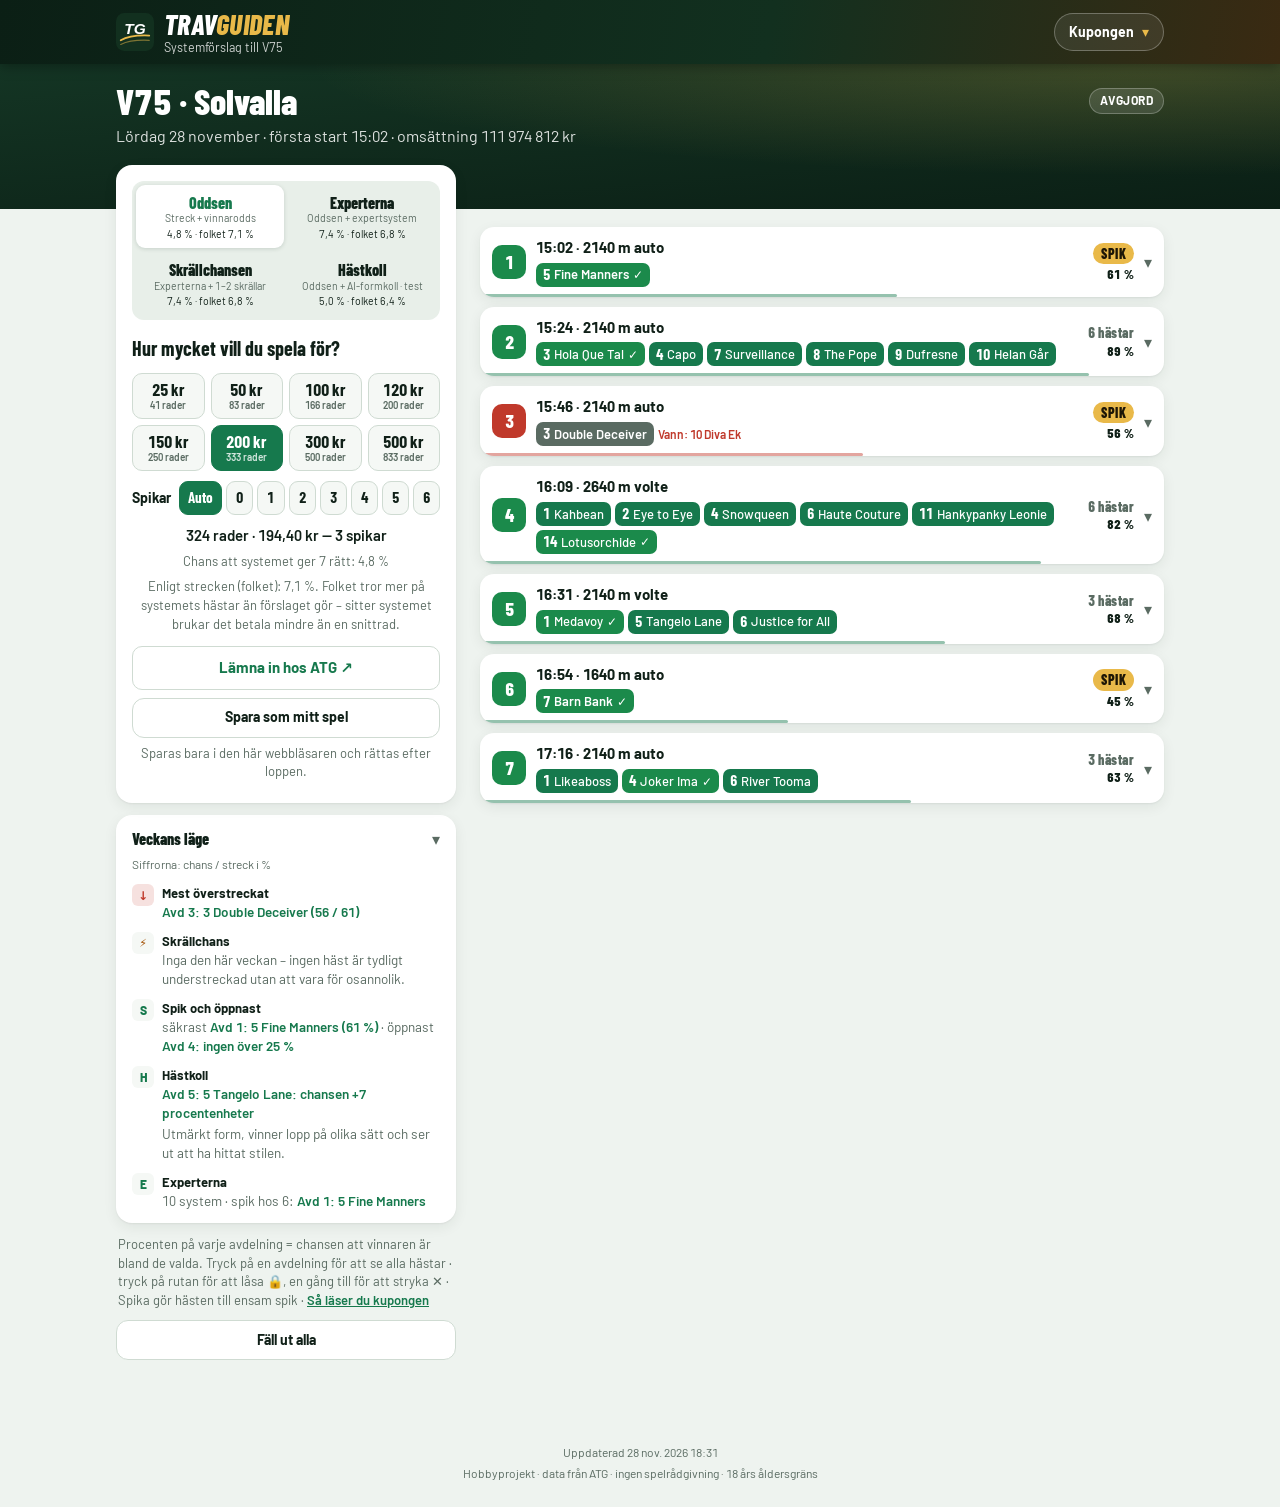
<file: docs/index.html>
<!doctype html>
<html lang="sv">
<head>
<meta charset="utf-8">
<meta name="viewport" content="width=device-width, initial-scale=1, viewport-fit=cover">
<meta name="theme-color" content="#0b1f15">
<meta name="description" content="Travguiden – systemförslag till lördagens V85 och V75 med streck, chans och värde per häst.">
<title>Travguiden</title>
<link rel="icon" type="image/svg+xml" href="bilder/ikon.svg?v=2">
<link rel="icon" type="image/png" sizes="32x32" href="bilder/ikon-32.png?v=2">
<link rel="apple-touch-icon" href="bilder/ikon-180.png?v=2">
<link rel="manifest" href="manifest.webmanifest?v=2">
<meta name="apple-mobile-web-app-title" content="Travguiden">
<link rel="preconnect" href="https://fonts.googleapis.com">
<link rel="preconnect" href="https://fonts.gstatic.com" crossorigin>
<link rel="stylesheet" href="https://fonts.googleapis.com/css2?family=Barlow:wght@400;500;600;700&family=Barlow+Condensed:wght@600;700;800&display=swap">
<link rel="stylesheet" href="app.css?v=20261125a">
<script type="module" src="app.js?v=20261125a"></script>
</head>
<body data-vy="kupong">
<header class="topp">
  <div class="topp-inre">
    <a class="varumarke" href="#kupong" aria-label="Travguiden – till kupongen">
      <img class="varumarke-ikon" src="bilder/ikon.svg?v=2" width="38" height="38" alt="">
      <span class="varumarke-text">
        <span class="ordmarke">TRAV<span>GUIDEN</span></span>
        <span id="undertitel" class="undertitel">Systemförslag till V85 och V75</span>
      </span>
    </a>
    <nav class="meny-val" aria-label="Huvudmeny">
      <button id="meny-knapp" class="meny-knapp" type="button" aria-haspopup="true" aria-expanded="false" aria-controls="meny-lista">
        <span id="meny-aktuell">Kupongen</span><span class="pil" aria-hidden="true">▾</span>
      </button>
      <ul id="meny-lista" class="meny-lista" hidden>
        <li><a href="#kupong" data-vy="kupong"><b>Kupongen</b><span>Systemförslag för lördagens omgång</span></a></li>
        <li><a href="#rattning" data-vy="rattning"><b>Förra omgången</b><span>Rättning av senaste omgången</span></a></li>
        <li><a href="#backtest" data-vy="backtest"><b>Om du spelat varje omgång</b><span>Insats, vinst och saldo sedan 2023</span></a></li>
        <li><a href="#om" data-vy="om"><b>Så funkar Travguiden</b><span>Streck, chans, värde och hur systemet räknas fram</span></a></li>
      </ul>
    </nav>
  </div>
</header>

<main>
  <!-- ===== Kupongen ===== -->
  <section class="vy" data-vy="kupong">
    <div class="omgang">
      <div class="omgang-inre">
        <div class="topprad">
          <h1 id="rubrik">Laddar …</h1>
          <span id="status" class="status" hidden></span>
        </div>
        <p id="underrubrik"></p>
        <p id="nedrakning" class="nedrakning" hidden></p>
        <p id="jackpot" class="jackpot" hidden></p>
      </div>
    </div>
    <div class="innehall tva-kolumner">
      <div class="sidopanel">
        <section class="kort budget" aria-labelledby="budget-rubrik">
<div class="forslag" role="radiogroup" aria-label="Vilket förslag">
            <button type="button" role="radio" data-kalla="modell" aria-checked="true"><b>Oddsen</b><span>Streck + vinnarodds</span></button>
            <button type="button" role="radio" data-kalla="experter" aria-checked="false"><b>Experterna</b><span>Oddsen + expertsystem</span></button>
            <button type="button" role="radio" data-kalla="skrall" aria-checked="false"><b>Skrällchansen</b><span>Experterna + 1–2 skrällar</span></button>
            <button type="button" role="radio" data-kalla="hastkoll" aria-checked="false"><b>Hästkoll</b><span>Oddsen + AI-formkoll · test</span></button>
          </div>
          <h2 id="budget-rubrik" class="kort-rubrik">Hur mycket vill du spela för?</h2>
          <div id="budgetknappar" class="budgetknappar" role="radiogroup" aria-label="Insats"></div>
          <div class="spikval">
            <span class="spikval-rubrik" id="spikval-rubrik">Spikar</span>
            <div id="spikknappar" class="spikknappar" role="radiogroup" aria-labelledby="spikval-rubrik"></div>
          </div>
          <p id="sammanfattning" class="sammanfattning" aria-live="polite"></p>
          <p id="systemchans" class="forklaring-kort"></p>
          <p id="folkchans" class="forklaring-kort"></p>
          <p id="forslag-info" class="forklaring-kort" aria-live="polite" hidden></p>
          <p id="fel" class="fel" role="alert" hidden></p>
          <a id="lamna-in" class="lamna-in" href="https://www.atg.se/spel/V85" target="_blank" rel="noopener noreferrer">Lämna in hos ATG<span class="sr-only"> (öppnas i nytt fönster)</span> <span aria-hidden="true">↗</span></a>
          <button id="spara-spel" class="knapp spara-spel" type="button">Spara som mitt spel</button>
          <p id="spara-info" class="forklaring-kort"></p>
          <ul id="sparade-spel" class="sparade-spel"></ul>
        </section>
        <details id="veckolage" class="kort veckolage" open hidden>
          <summary>Veckans läge</summary>
          <div id="veckolage-innehall"></div>
        </details>
        <div id="banner" class="banner" hidden></div>
        <p class="tips-rad">Procenten på varje avdelning = chansen att vinnaren är bland de valda. Tryck på en avdelning för att se alla hästar · tryck på rutan för att låsa 🔒, en gång till för att stryka ✕ · Spika gör hästen till ensam spik · <a href="#om">Så läser du kupongen</a></p>
        <div class="knapprad">
          <button id="fall-alla" class="knapp" type="button">Fäll ut alla</button>
          <button id="rensa" class="knapp" type="button" hidden>Rensa låsningar</button>
        </div>
      </div>
      <ol id="avdelningar" class="avdelningar" aria-label="Avdelningar"></ol>
    </div>
    <div id="flytlist" class="flytlist" aria-hidden="true">
      <span id="flyt-text"></span>
      <a id="flyt-lamna" class="flyt-knapp" href="https://www.atg.se/spel/V85" target="_blank" rel="noopener noreferrer" tabindex="-1">Lämna in ↗</a>
    </div>
  </section>

  <!-- ===== Förra omgången ===== -->
  <section class="vy" data-vy="rattning" hidden>
    <div class="omgang">
      <div class="omgang-inre">
        <div class="topprad"><h1 id="r-rubrik">Förra omgången</h1></div>
        <p id="r-underrubrik"></p>
      </div>
    </div>
    <div class="innehall tva-kolumner">
      <div class="sidopanel">
        <section class="kort budget" aria-labelledby="r-budget-rubrik">
<div class="forslag" role="radiogroup" aria-label="Vilket förslag i rättningen">
            <button type="button" role="radio" data-kalla="modell" aria-checked="true"><b>Oddsen</b><span>Streck + vinnarodds</span></button>
            <button type="button" role="radio" data-kalla="experter" aria-checked="false"><b>Experterna</b><span>Oddsen + expertsystem</span></button>
            <button type="button" role="radio" data-kalla="skrall" aria-checked="false"><b>Skrällchansen</b><span>Experterna + 1–2 skrällar</span></button>
            <button type="button" role="radio" data-kalla="hastkoll" aria-checked="false"><b>Hästkoll</b><span>Oddsen + AI-formkoll · test</span></button>
          </div>
          <h2 id="r-budget-rubrik" class="kort-rubrik">Så gick systemet</h2>
          <div id="r-budgetknappar" class="budgetknappar" role="radiogroup" aria-label="Insats i rättningen"></div>
          <div id="r-resultat" aria-live="polite"><p class="dampad">Laddar …</p></div>
        </section>
        <section id="r-minaspel" class="kort" hidden>
          <h2 class="kort-rubrik">Mina spel</h2>
          <div id="r-minaspel-innehall"></div>
        </section>
        <div class="knapprad"><button id="r-fall-alla" class="knapp" type="button">Fäll ut alla</button></div>
        <section id="r-utdelning" class="kort" hidden>
          <h2 class="kort-rubrik">Utdelning</h2>
          <div id="r-utdelning-innehall"></div>
        </section>
        <section id="r-expertliga" class="kort" hidden>
          <h2 class="kort-rubrik">Expertligan</h2>
          <div id="r-expertliga-innehall"></div>
        </section>
      </div>
      <ol id="r-avdelningar" class="avdelningar" aria-label="Avdelningar i förra omgången"></ol>
    </div>
  </section>

  <!-- ===== Backtest ===== -->
  <section class="vy innehall" data-vy="backtest" hidden>
    <h1 class="vy-rubrik">Om du spelat varje omgång</h1>
    <section class="kort">
      <p>Travguidens förslag på varje V75 (2023–2025 och från 28 november 2026) och V85 (oktober 2025 – november 2026), rättat mot riktiga utdelningar.
        Förslagen jämförs med samma system byggt på bara strecken.</p>
      <label class="arsval">Visa <select id="bt-period" class="arsval-lista" aria-label="Period"></select></label>
      <div id="bt-budgetknappar" class="budgetknappar" role="radiogroup" aria-label="Insats i backtestet"></div>
      <div id="backtest-innehall" aria-live="polite"><p class="dampad" style="margin-top:12px">Laddar historiken …</p></div>
    </section>
  </section>

  <!-- ===== Om ===== -->
  <section class="vy innehall om" data-vy="om" hidden>
    <h1 class="vy-rubrik">Så funkar Travguiden</h1>
    <section class="kort nytt" aria-labelledby="nytt-rubrik">
      <h2 id="nytt-rubrik">Nytt i Travguiden</h2>
      <ul class="nytt-lista">
        <li><time datetime="2026-11-18">18 nov</time> <b>Folket:</b> varje förslag visar systemets chans för alla rätt bredvid folkets (räknad på strecken), så att man ser hur mycket förslagen går mot folket.</li>
        <li><time datetime="2026-11-18">18 nov</time> <b>AI-kommentarerna och Hästkoll</b> fungerar igen efter två veckors uppehåll – Google hade ändrat sitt gränssnitt.</li>
        <li><time datetime="2026-11-18">18 nov</time> <b>Stryk häst:</b> tryck två gånger på en hästs ruta (🔒, sedan ✕) för att ta bort den ur systemet, till exempel om du tycker att systemet tagit med för många hästar i ett lopp.</li>
        <li><time datetime="2026-11-13">13 nov</time> <b>Jackpot</b> visas i kupongens rubrik när det finns extra pengar i potten för alla rätt.</li>
        <li><time datetime="2026-11-10">10 nov</time> <b>Spikar:</b> välj hur många spikar systemet ska ha, och spika egna hästar med Spika på hästraden.</li>
        <li><time datetime="2026-11-03">3 nov</time> <b>Mina spel:</b> spara systemet du spelat – det rättas automatiskt under Förra omgången (sparas bara i webbläsaren). Ta bort med × på kupongen eller under Förra omgången.</li>
        <li><time datetime="2026-11-03">3 nov</time> <b>Kupongen:</b> chansen att vinnaren är med i varje avdelning, en list med rader och Lämna in längst ner i mobilen, och "= samma som Oddsen" på förslag som ger samma system.</li>
        <li><time datetime="2026-11-03">3 nov</time> <b>Veckans läge</b> på kupongen och <b>Expertligan</b> under Förra omgången.</li>
        <li><time datetime="2026-11-02">2 nov</time> Utländska banor: appen säger till när vinnarodds och Hästkoll saknas. Förberett för V75 den 28 november.</li>
        <li><time datetime="2026-11-01">1 nov</time> Täta uppdateringar före spelstopp även på söndagar och helgdagar. Hästkoll läser TR Medias kortspråk bättre.</li>
      </ul>
      <details class="nytt-aldre">
        <summary>Tidigare</summary>
        <ul class="nytt-lista">
          <li><time datetime="2026-10-30">30 okt</time> Backtestet per insats och omgång för omgång. Hemskärmsikon.</li>
          <li><time datetime="2026-10-25">25 okt</time> Hästkoll sparar sina bedömningar och tolkar loppkommentarerna rätt.</li>
          <li><time datetime="2026-10-17">17 okt</time> Hästkoll: AI läser TR Medias loppkommentarer, som eget förslag under test.</li>
          <li><time datetime="2026-10-15">15 okt</time> Skrällchansen bygger på experternas system.</li>
          <li><time datetime="2026-10-14">14 okt</time> Premiär: Oddsen, Experterna och Skrällchansen, rättning och backtest.</li>
        </ul>
      </details>
    </section>
    <section class="kort">
      <h2>Kupongen</h2>
      <p>Varje avdelning visar hästarna i startnummerordning. Rutan till höger har två siffror:</p>
      <ul>
        <li><b>Streck</b> – hur stor del av spelarna som valt hästen.</li>
        <li><b>Chans</b> – Travguidens bedömning av hur troligt det är att hästen vinner.</li>
        <li><span class="prick inline" aria-hidden="true"></span> <b>Orange prick</b> – chansen är minst två procentenheter högre än strecken. Hästen är understreckad och betalar mer om den vinner.</li>
        <li>Gröna rutor är systemets hästar. Tryck på en ruta för att låsa hästen 🔒 – den kommer då alltid med, och resten av systemet räknas om runt den. Tryck en gång till för att stryka hästen ✕ – den kommer då aldrig med, och pengarna läggs där de gör mest nytta, kanske i en annan avdelning. Ett tredje tryck gör hästen valfri igen.</li>
        <li><b>Folket</b> – under systemets chans för alla rätt står samma chans räknad på strecken, och på varje förslag står båda (till exempel "0,8 % · folket 2,4 %"). Är folkets chans högre tror folket mer på systemets hästar än förslaget gör, och sitter systemet brukar det betala mindre än en snittrad. Det är vanligt i V85, där favoriterna är överstreckade: de vinner omkring 10 % mer sällan än strecken säger. Systemen har ändå med dem, eftersom man måste träffa alla avdelningar. Siffran gäller bara högsta vinstgruppen och är aldrig bättre än förslagets egen chans – den lovar ingen vinst.</li>
        <li><b>Spika</b> på en häst gör den till ensam häst i avdelningen. Under insatsen väljer du hur många spikar systemet ska ha (<b>Auto</b> = Travguiden väljer); dina egna spikar räknas in, och resten väljer systemet.</li>
      </ul>
    </section>
    <section class="kort">
      <h2>V85 och V75</h2>
      <p>V85 ersatte V75 den 25 oktober 2025. Den 28 november 2026 kommer V75 tillbaka och V85 pausas. Travguiden
        följer båda: nya V75 har 7 avdelningar, utdelning för 7, 6 och 5 rätt och radpriset 60 öre (V85: 8 avdelningar,
        8–5 rätt och 50 öre). Appen byter av sig själv när ATG lägger ut den första nya V75-omgången. Tillägget V7
        (bara utdelning på 7 rätt) räknas inte med.</p>
    </section>
    <section class="kort">
      <h2>Tre förslag</h2>
      <ul>
        <li><b>Oddsen</b> – chansen räknad på strecken och, på tävlingsdagen, vinnaroddsen (se nedan).</li>
        <li><b>Experterna</b> – Oddsen plus experternas egna system från ATG:s tipsartiklar, till exempel
          <i>Fem tippar V85</i> där fem kuskar, tränare och gäster lägger var sitt system. En häst som många experter
          tar med, särskilt som spik, får högre chans. Hur mycket experterna väger skattas när tillräckligt många
          omgångar med expertsystem är avgjorda; tills dess väger de försiktigt.</li>
        <li><b>Hästkoll · test</b> – Oddsen justerad med AI:ns bedömning av hästarnas senaste lopp (se Hästkoll nedan):
          högre chans för en häst som var bättre än placeringarna visar, lägre för en som var sämre. Under test – den
          ska först visa i statistiken att den träffar bättre än Oddsen.</li>
        <li><b>Skrällchansen</b> – Experternas chans (Oddsens om expertsystemen inte kommit än), men systemet måste ha
          med omgångens bästa skrällar: en häst som inte är favorit, har högst 15 % av strecken, minst 5 % chans och
          tydligt högre chans än streck. En häst som experterna tar med trots lågt streck rankas därför högre. En
          skräll upp till 200 kr, två över det.</li>
      </ul>
    </section>
    <section class="kort">
      <h2>Hästkoll</h2>
      <p>För varje häst visas utrustningen (skor och vagn, med markering när något ändrats sedan förra starten),
        kuskbyte och formen i de senaste starterna. AI:n läser dessutom TR Medias loppkommentarer och bedömer om
        hästen var bättre eller sämre än placeringarna visar – "AI ↑" och "AI ↓" i hästraden. Det är under test och
        påverkar inte förslagen än; se "Under test" nedan.</p>
    </section>
    <section class="kort">
      <h2>Hur chansen räknas fram</h2>
      <p>Grunden är strecken: miljontals kronor fördelade över hästarna. De är en bra bedömning men inte perfekt.
        Historiken visar att folket är för säkert på favoriterna, så Travguiden plattar ut strecken något
        (<i>chans ∝ streck<sup>a</sup></i>, där <i>a</i> skattas på alla avgjorda lopp). När vinnarpoolen har
        tillräckligt med pengar på tävlingsdagen vägs vinnaroddsen in.</p>
      <p>Hästarnas spår, tillägg, kuskens form och karriärstatistik har också testats. De förbättrade inte
        bedömningen – strecken har redan tagit hänsyn till dem.</p>
      <div id="om-statistik"></div>
    </section>
    <section class="kort">
      <h2>Hur systemet väljs</h2>
      <p>För varje avdelning prövas alla kombinationer av hästar. Poängen väger ihop två saker: chansen att
        avdelningen sitter, och hur understreckade de valda hästarna är (understreckade hästar ger högre
        utdelning). Sedan väljs den kombination över alla åtta avdelningar som ger högst total poäng inom
        din insats. Raderna kostar 50 öre styck.</p>
    </section>
    <section class="kort" aria-labelledby="drift-rubrik">
      <h2 id="drift-rubrik">Driftstatus</h2>
      <p class="dampad liten">Läget vid senaste uppdateringen – så ser du direkt om något strular.</p>
      <ul id="drift" class="driftlista"><li class="dampad">Laddar …</li></ul>
    </section>
    <section class="kort">
      <h2>Källor</h2>
      <ul class="kallista">
        <li><b>ATG – tävlingsinformation</b> (<a href="https://www.atg.se/spel/V85" target="_blank" rel="noopener noreferrer">atg.se</a>):
          startlistor, hästarnas och kuskarnas statistik, strecken, vinnarodds, resultat och utdelning. Hämtas
          från samma öppna data som atg.se själv använder.</li>
        <li><b>ATG – tipsartiklar</b> (<a href="https://www.atg.se/V85/tips" target="_blank" rel="noopener noreferrer">atg.se/V85/tips</a>):
          experternas system, bland annat <i>Fem tippar V85</i>. Systemen är ATG-kuponger, så vilka hästar experterna
          valt läses direkt utan tolkning.</li>
        <li><b>Historik:</b> alla V75-omgångar sedan 2023 och alla V85-omgångar sedan premiären 25 oktober 2025.</li>
        <li><b>Google Gemini</b> skriver den korta AI-kommentaren till varje lopp utifrån uppgifterna ovan, och gör
          Hästkoll: läser TR Medias korta loppkommentarer från hästarnas senaste starter (från ATG) och bedömer om
          hästen var bättre eller sämre än placeringarna visar. Inget annat material skickas till AI:n.</li>
      </ul>
      <p>Data hämtas automatiskt flera gånger om dagen och extra ofta på lördagar fram till spelstopp.
        Koden finns på <a href="https://github.com/KKandenas/travguiden" target="_blank" rel="noopener noreferrer">GitHub</a>.</p>
      <p>Travguiden är ett hobbyprojekt utan koppling till ATG och ingen spelrådgivning. Spel om pengar kan vara
        beroendeframkallande – spela för belopp du har råd att förlora.
        <a href="https://www.stodlinjen.se" target="_blank" rel="noopener noreferrer">Stödlinjen.se</a></p>
    </section>
  </section>
</main>

<footer class="fot">
  <p id="fot-uppdaterad"></p>
  <p>Hobbyprojekt · data från ATG · ingen spelrådgivning · 18 års åldersgräns</p>
</footer>
</body>
</html>
</file>
<file: docs/app.css>
/* Travguiden – mörkgrönt och guld (travbana i kvällsljus). Färger som tokens; mörkt läge nedan. */
:root {
  --primar: #16794d;       /* valda hästar, aktiva knappar */
  --primar-mork: #0f5c3a;
  --gul: #e9b949;          /* accent: låsningar och huvudknapp */
  --gul-text: #1d1606;
  --bg: #eef3ef;
  --yta: #ffffff;
  --yta-2: #f5f8f5;
  --text: #102018;
  --dampad: #5a6b62;
  --linje: #dbe4dd;
  --ruta: #e8efe9;
  --ruta-kant: #cfdbd2;
  --vald-text: #ffffff;
  --orange: #f07f1a;
  --orange-text: #a24e00;
  --ratt: #1b8a4b;
  --fel: #c0392b;
  --banner: #fbf1d6;
  --serie-1: #2a78d6;
  --serie-2: #8a5bd6;
  --serie-3: #eb6834;
  --serie-4: #1a9e8f;
  --serie-5: #8a958e;
  --skugga: 0 1px 2px rgba(10, 40, 25, .06), 0 4px 14px rgba(10, 40, 25, .07);
  --radie: 16px;
  --rubrikfont: "Barlow Condensed", "Arial Narrow", system-ui, sans-serif;
  color-scheme: light;
}
@media (prefers-color-scheme: dark) {
  :root:not([data-theme="light"]) {
    --primar: #23a066; --primar-mork: #1b8754; --gul: #f0c45a; --gul-text: #1d1606;
    --bg: #07110c; --yta: #0f1c15; --yta-2: #14241b; --text: #e9f2ec; --dampad: #93a89b;
    --linje: #1f3428; --ruta: #172a1f; --ruta-kant: #2a4535; --vald-text: #ffffff;
    --orange: #ff9c33; --orange-text: #ff9c33; --ratt: #4cc27f; --fel: #ef6b5b; --banner: #2b2510;
    --serie-1: #3987e5; --serie-2: #a07ce8; --serie-3: #d95926; --serie-4: #2bb3a3; --serie-5: #7c8a82;
    --skugga: 0 1px 2px rgba(0, 0, 0, .35), 0 4px 14px rgba(0, 0, 0, .3);
    color-scheme: dark;
  }
}
:root[data-theme="dark"] {
  --primar: #23a066; --primar-mork: #1b8754; --gul: #f0c45a; --gul-text: #1d1606;
  --bg: #07110c; --yta: #0f1c15; --yta-2: #14241b; --text: #e9f2ec; --dampad: #93a89b;
  --linje: #1f3428; --ruta: #172a1f; --ruta-kant: #2a4535; --vald-text: #ffffff;
  --orange: #ff9c33; --orange-text: #ff9c33; --ratt: #4cc27f; --fel: #ef6b5b; --banner: #2b2510;
  --serie-1: #3987e5; --serie-2: #a07ce8; --serie-3: #d95926; --serie-4: #2bb3a3; --serie-5: #7c8a82;
  --skugga: 0 1px 2px rgba(0, 0, 0, .35), 0 4px 14px rgba(0, 0, 0, .3);
  color-scheme: dark;
}

* { box-sizing: border-box; }
html { -webkit-text-size-adjust: 100%; }
body {
  margin: 0; background: var(--bg); color: var(--text);
  font: 16px/1.45 Barlow, system-ui, -apple-system, "Segoe UI", Roboto, sans-serif;
  font-variant-numeric: tabular-nums; padding-bottom: env(safe-area-inset-bottom);
}
.innehall, .omgang-inre, .fot { max-width: 560px; margin: 0 auto; padding: 0 16px; }
h1, h2, h3, p { margin: 0; }
button { font: inherit; color: inherit; }
.sr-only { position: absolute; width: 1px; height: 1px; overflow: hidden; clip: rect(0 0 0 0); white-space: nowrap; }
.dampad { color: var(--dampad); }
[hidden] { display: none !important; }

/* ---------- header ---------- */
.topp {
  position: sticky; top: 0; z-index: 20; color: #fff; padding-top: env(safe-area-inset-top);
  background: linear-gradient(100deg, #0b1f15 0%, #12301f 60%, #3a2a12 100%);
  box-shadow: 0 2px 12px rgba(0, 0, 0, .35);
}
.topp-inre { max-width: 560px; margin: 0 auto; padding: 0 16px; display: flex; align-items: center; justify-content: space-between; gap: 10px; min-height: 64px; }
.varumarke { display: inline-flex; align-items: center; gap: 10px; color: #fff; text-decoration: none; min-width: 0; }
.varumarke-ikon { width: 38px; height: 38px; flex: none; }
.varumarke-text { display: flex; flex-direction: column; min-width: 0; line-height: 1; }
.ordmarke { font-family: var(--rubrikfont); font-weight: 800; font-style: italic; font-size: 24px; letter-spacing: .01em; }
.ordmarke span { color: var(--gul); }
.undertitel { font-size: 12.5px; opacity: .8; margin-top: 3px; white-space: nowrap; overflow: hidden; text-overflow: ellipsis; }
.meny-val { position: relative; flex: none; }
.meny-knapp {
  display: inline-flex; align-items: center; gap: 8px; min-height: 38px; padding: 0 14px; border-radius: 999px;
  background: rgba(255, 255, 255, .08); border: 1px solid rgba(255, 255, 255, .28); color: #fff;
  font-weight: 700; font-size: 14px; cursor: pointer;
}
.meny-knapp .pil { color: var(--gul); transition: transform .15s; }
.meny-knapp[aria-expanded="true"] .pil { transform: rotate(180deg); }
.meny-lista {
  position: absolute; right: 0; top: calc(100% + 8px); width: min(300px, calc(100vw - 32px));
  list-style: none; margin: 0; padding: 6px; background: var(--yta); color: var(--text);
  border-radius: 14px; box-shadow: 0 10px 30px rgba(0, 0, 0, .25);
}
.meny-lista a { display: block; padding: 10px 12px; border-radius: 10px; color: inherit; text-decoration: none; }
.meny-lista a b { display: block; font-size: 15px; }
.meny-lista a span { display: block; font-size: 12px; color: var(--dampad); }
.meny-lista a:hover, .meny-lista a:focus-visible { background: var(--ruta); outline: none; }
.meny-lista a[aria-current="page"] { box-shadow: inset 3px 0 0 var(--gul); background: var(--yta-2); }

/* ---------- omgångshuvud ---------- */
.omgang {
  background: radial-gradient(120% 140% at 90% 0%, rgba(233, 185, 73, .22) 0%, transparent 55%),
              linear-gradient(175deg, #143524 0%, #0b1f15 100%);
  color: #fff; padding: 18px 0 62px;
}
.topprad { display: flex; align-items: center; justify-content: space-between; gap: 8px; }
.status {
  font-size: 12px; font-weight: 700; letter-spacing: .04em; text-transform: uppercase; white-space: nowrap;
  background: rgba(255, 255, 255, .12); border: 1px solid rgba(255, 255, 255, .25); padding: 3px 10px; border-radius: 999px;
}
.status.oppen::before { content: ""; display: inline-block; width: 7px; height: 7px; border-radius: 50%; background: #5ee08f; margin-right: 6px; vertical-align: 1px; }
h1 { font-family: var(--rubrikfont); font-size: 36px; font-weight: 800; line-height: 1.05; }
.omgang p { margin-top: 4px; opacity: .85; }
.jackpot {
  display: inline-flex; margin: 12px 0 0 6px !important; font-weight: 700; font-size: 14px; opacity: 1 !important;
  border: 1.5px solid var(--gul); color: var(--gul); padding: 5px 12px; border-radius: 999px;
}
.jackpot[hidden] { display: none; }
.nedrakning {
  display: inline-flex; margin-top: 12px !important; opacity: 1 !important; font-weight: 700; font-size: 14px;
  background: var(--gul); color: var(--gul-text); padding: 6px 12px; border-radius: 999px;
}
.vy-rubrik { font-family: var(--rubrikfont); font-size: 30px; margin: 22px 0 12px; }

/* ---------- kort och budget ---------- */
.kort { background: var(--yta); border-radius: var(--radie); padding: 16px; margin-bottom: 12px; box-shadow: var(--skugga); }
.kort-rubrik { font-family: var(--rubrikfont); font-size: 20px; font-weight: 700; margin-bottom: 10px; }
.budget { margin-top: -44px; position: relative; z-index: 1; }
.forslag { display: grid; grid-template-columns: repeat(2, 1fr); gap: 4px; padding: 4px; background: var(--ruta); border-radius: 12px; margin-bottom: 14px; }
.forslag button { border: 0; border-radius: 9px; background: transparent; padding: 8px 4px; cursor: pointer; text-align: center; line-height: 1.2; }
.forslag button b { display: block; font-family: var(--rubrikfont); font-size: 16px; font-weight: 800; }
.forslag button span { display: block; font-size: 10.5px; color: var(--dampad); }
.forslag button[aria-checked="true"] { background: var(--yta); box-shadow: 0 1px 4px rgba(10, 40, 25, .15); }
.forslag button[aria-checked="true"] b { color: var(--primar); }
.forslag button.lika span { color: var(--orange-text); font-weight: 600; }
.forslag button small.folk { display: block; margin-top: 3px; font-size: 10.5px; color: var(--text); font-variant-numeric: tabular-nums; }
.forslag button small.folk:empty { display: none; }
.forslag button:focus-visible { outline: 2px solid var(--gul); outline-offset: 2px; }
.budgetknappar { display: grid; grid-template-columns: repeat(4, 1fr); gap: 6px; }
.budgetknappar button {
  min-height: 46px; border-radius: 10px; border: 1.5px solid var(--ruta-kant); background: var(--yta-2);
  font-family: var(--rubrikfont); font-weight: 700; font-size: 17px; cursor: pointer; padding: 0; line-height: 1;
}
.budgetknappar button small { display: block; font-size: 10px; font-family: Barlow, sans-serif; font-weight: 600; color: var(--dampad); margin-top: 2px; }
.budgetknappar button[aria-checked="true"] { background: var(--primar); color: var(--vald-text); border-color: var(--primar); }
.budgetknappar button[aria-checked="true"] small { color: var(--vald-text); opacity: .8; }
.sammanfattning { margin-top: 10px; font-weight: 600; text-align: center; font-size: 15px; }
.forklaring-kort { margin-top: 6px; text-align: center; font-size: 13px; color: var(--dampad); }
.fel { margin-top: 8px; color: var(--fel); font-size: 14px; text-align: center; }
.banner { background: var(--banner); border-radius: 12px; padding: 10px 14px; margin-bottom: 12px; font-size: 14px; }
.kort.veckolage { padding: 0; }
.veckolage summary { cursor: pointer; padding: 12px 16px; font-family: var(--rubrikfont); font-weight: 800; font-size: 16px; list-style: none;
  display: flex; justify-content: space-between; align-items: center; }
.veckolage summary::-webkit-details-marker { display: none; }
.veckolage summary::after { content: "▾"; color: var(--dampad); transition: transform .15s; }
.veckolage:not([open]) summary::after { transform: rotate(-90deg); }
#veckolage-innehall { padding: 0 16px 12px; display: grid; gap: 10px; }
.vl-forklaring { font-size: 12px; color: var(--dampad); margin: -6px 0 0; }
.vl-rad { display: grid; grid-template-columns: 22px minmax(0, 1fr); gap: 8px; font-size: 13.5px; line-height: 1.4; }
.vl-rad b { display: block; font-size: 13px; }
.vl-text { margin: 1px 0 0; color: var(--dampad); }
.vl-lank { background: none; border: 0; padding: 0; font: inherit; color: var(--primar); font-weight: 600; cursor: pointer; text-align: left; }
.vl-lank:hover { text-decoration: underline; }
.vl-motiv { display: block; margin-top: 2px; }
.avd, .hast { scroll-margin-top: 84px; }
.vl-ikon { width: 22px; height: 22px; border-radius: 6px; display: grid; place-items: center; font-size: 12px; font-weight: 800; line-height: 1;
  background: var(--yta-2); color: var(--primar); }
.vl-ikon.ned { background: color-mix(in srgb, var(--fel) 15%, transparent); color: var(--fel); }
.vl-ikon.ned::before { content: "↓"; }
.vl-ikon.varde::before { content: ""; width: 9px; height: 9px; border-radius: 50%; background: var(--orange); }
.vl-ikon.skrall { color: var(--orange-text); }
.vl-ikon.skrall::before { content: "⚡"; font-size: 11px; }
.vl-ikon.spik::before { content: "S"; }
.vl-ikon.hastkoll::before { content: "H"; }
.vl-ikon.experter::before { content: "E"; }
.tips-rad { font-size: 13px; color: var(--dampad); margin: 0 2px 10px; }
.tips-rad a, .om a { color: var(--primar); font-weight: 600; }
.lamna-in { display: block; margin-top: 12px; text-align: center; font-weight: 700; font-size: 15px; color: var(--primar); text-decoration: none; padding: 10px; border-radius: 10px; border: 1.5px solid var(--ruta-kant); }
.lamna-in:hover, .lamna-in:focus-visible { border-color: var(--primar); }
.knapp { min-height: 44px; border-radius: 12px; border: 1.5px solid var(--ruta-kant); background: var(--yta); font-weight: 700; cursor: pointer; padding: 0 18px; width: 100%; }

/* ---------- avdelningar ---------- */
.avdelningar { list-style: none; margin: 0; padding: 0; }
.avd { background: var(--yta); border-radius: 14px; margin-bottom: 10px; overflow: hidden; box-shadow: var(--skugga); }
.avd-huvud {
  display: flex; align-items: center; gap: 10px; padding: 10px 12px; width: 100%;
  background: none; border: 0; text-align: left; cursor: pointer;
}
.avd.utfalld .avd-huvud { border-bottom: 1px solid var(--linje); }
.avd-huvud .pil { flex: none; color: var(--dampad); transition: transform .15s; }
.avd.utfalld .avd-huvud .pil { transform: rotate(180deg); }
.avd-huvud:focus-visible { outline: 2px solid var(--gul); outline-offset: -2px; }
.brickor { display: flex !important; flex-wrap: wrap; gap: 4px; margin-top: 4px; white-space: normal !important; }
.bricka {
  display: inline-flex; align-items: center; gap: 4px; min-width: 24px; height: 24px; padding: 0 7px; border-radius: 7px;
  background: var(--primar); color: #fff; font-size: 13px; font-weight: 600;
}
.bricka b { font-family: var(--rubrikfont); font-size: 15px; }
.bricka.last { box-shadow: 0 0 0 2px var(--gul); }
.bricka.skrall { background: var(--orange); }
.bricka.vann { background: var(--ratt); }
.bricka.vann::after { content: "✓"; font-size: 12px; }
.avd.miss .bricka { background: var(--dampad); }
.vann-annan { font-size: 12px; color: var(--fel); font-weight: 600; align-self: center; }
.avd-kropp .loppnamn { font-size: 12.5px; color: var(--dampad); padding: 8px 12px 0; }
.ai-kommentar {
  margin: 8px 12px 4px; padding: 9px 11px; border-radius: 10px; background: var(--yta-2);
  border-left: 3px solid var(--gul); font-size: 14px; line-height: 1.45;
}
.ai-etikett {
  display: inline-block; font-size: 10px; font-weight: 800; letter-spacing: .06em; color: var(--gul-text);
  background: var(--gul); border-radius: 4px; padding: 1px 5px; margin-right: 6px; vertical-align: 1px;
}
.knapprad { display: flex; gap: 8px; margin-bottom: 12px; }
.knapprad .knapp { min-height: 40px; font-size: 14px; }
.avd-nr {
  flex: none; display: grid; place-items: center; width: 34px; height: 34px; border-radius: 10px;
  background: var(--primar); color: #fff; font-family: var(--rubrikfont); font-weight: 800; font-size: 18px; line-height: 1;
}
.avd-text { min-width: 0; flex: 1; }
.avd-text > b { display: block; font-size: 15px; }
.avd-typ { flex: none; font-family: var(--rubrikfont); font-weight: 800; font-size: 14px; letter-spacing: .03em; color: var(--dampad); text-align: right; line-height: 1.1; }
.avd-typ .spik { display: inline-block; color: var(--gul-text); background: var(--gul); padding: 3px 8px; border-radius: 999px; }
.avd-typ small { display: block; margin-top: 3px; font-size: 13px; color: var(--text); letter-spacing: 0; }
.avd-huvud { position: relative; }
.tackning { position: absolute; left: 0; bottom: 0; height: 3px; background: var(--primar); opacity: .45; border-radius: 0 2px 2px 0; }
.avd.miss .tackning { background: var(--fel); }
.bricka-namn { display: none; font-weight: 500; }
.avd.traff .avd-nr { background: var(--ratt); }
.avd.miss .avd-nr { background: var(--fel); }

.hastar { list-style: none; margin: 0; padding: 0; }
.hast { border-top: 1px solid var(--linje); }
.hast:first-child { border-top: 0; }
.hast-rad { display: grid; grid-template-columns: minmax(0, 1fr) auto auto; align-items: center; }
.spika {
  margin: 0 10px 0 0; min-height: 34px; padding: 0 9px; border-radius: 9px; border: 1.5px solid var(--ruta-kant);
  background: var(--yta); color: var(--primar); font-weight: 700; font-size: 12.5px; cursor: pointer; white-space: nowrap;
}
.spika.spikad { background: var(--gul); border-color: var(--gul); color: var(--gul-text); }
.hast-rad .valruta { margin-right: 6px; }
.spikval { display: flex; align-items: center; gap: 8px; margin-top: 10px; }
.spikval-rubrik { flex: none; font-weight: 700; font-size: 14px; }
.spikknappar { flex: 1; display: grid; grid-template-columns: 1.6fr repeat(7, 1fr); gap: 4px; }
.spikknappar button {
  min-height: 34px; border-radius: 9px; border: 1.5px solid var(--ruta-kant); background: var(--yta-2);
  font-family: var(--rubrikfont); font-weight: 700; font-size: 15px; cursor: pointer; padding: 0;
}
.spikknappar button[aria-checked="true"] { background: var(--primar); color: var(--vald-text); border-color: var(--primar); }
.spikknappar button:disabled { opacity: .35; cursor: default; }
.hast-info {
  display: grid; grid-template-columns: 28px minmax(0, 1fr); gap: 10px; align-items: center; width: 100%;
  padding: 7px 4px 7px 12px; background: none; border: 0; text-align: left; cursor: pointer; min-width: 0;
}
.startnr {
  display: grid; place-items: center; width: 28px; height: 28px; border-radius: 7px; background: var(--ruta);
  border: 1.5px solid var(--ruta-kant); font-family: var(--rubrikfont); font-weight: 800; font-size: 15px;
}
.namnblock { min-width: 0; }
.hastnamn { display: block; font-weight: 700; font-size: 15px; line-height: 1.2; white-space: nowrap; overflow: hidden; text-overflow: ellipsis; }
.kusk { display: block; font-size: 12px; color: var(--dampad); margin-top: 1px; white-space: nowrap; overflow: hidden; text-overflow: ellipsis; }
.hast.struken .hastnamn { text-decoration: line-through; color: var(--dampad); }
.hast.struken .startnr { opacity: .5; }
.vinnar-mark { color: var(--ratt); font-weight: 800; }
.andring {
  display: inline-block; margin-left: 5px; padding: 0 5px; border-radius: 4px; font-size: 10.5px; font-weight: 700;
  color: var(--primar); background: color-mix(in srgb, var(--primar) 12%, transparent); vertical-align: 1px;
}
.detaljer .tidigare { list-style: none; margin: 8px 0 0; padding: 0; display: grid; gap: 2px; font-size: 12.5px; color: var(--dampad); }
.detaljer .tidigare b { display: inline-block; min-width: 26px; color: var(--text); }
.skrall-mark { color: var(--orange-text); font-weight: 800; font-size: 11px; letter-spacing: .04em; }

.valruta {
  position: relative; display: grid; grid-template-columns: 44px 44px; align-items: center; margin: 5px 10px 5px 0;
  min-height: 40px; border-radius: 10px; border: 1.5px solid var(--ruta-kant); background: var(--yta-2); cursor: pointer; padding: 0;
  text-align: center; line-height: 1.05;
}
.valruta b { font-family: var(--rubrikfont); font-size: 17px; font-weight: 800; }
.valruta small { display: block; font-size: 9.5px; color: var(--dampad); letter-spacing: .02em; }
.valruta .del + .del { border-left: 1px solid var(--ruta-kant); }
.hast.vald .valruta { background: var(--primar); border-color: var(--primar); color: var(--vald-text); }
.hast.vald .valruta small { color: var(--vald-text); opacity: .85; }
.hast.vald .valruta .del + .del { border-left-color: rgba(255, 255, 255, .3); }
.hast.vald .startnr { background: var(--primar); border-color: var(--primar); color: #fff; }
.hast.last .valruta { box-shadow: 0 0 0 2px var(--gul); border-color: var(--gul); }
.las { position: absolute; top: -7px; left: -6px; font-size: 11px; }
.hast.utesluten .valruta { border-style: dashed; border-color: var(--fel); background: transparent; }
.hast.utesluten .valruta .del { opacity: .45; }
.hast.utesluten .hastnamn { color: var(--dampad); }
.las.ute { display: grid; place-items: center; width: 16px; height: 16px; border-radius: 50%; background: var(--fel);
  color: #fff; font-size: 10px; font-weight: 800; line-height: 1; }
.prick { position: absolute; top: 3px; right: 3px; width: 8px; height: 8px; border-radius: 50%; background: var(--orange); box-shadow: 0 0 0 1.5px var(--yta-2); }
.hast.vald .prick { box-shadow: 0 0 0 1.5px var(--primar); }
.prick.inline { position: static; display: inline-block; vertical-align: -1px; box-shadow: none; }
.valruta:disabled { cursor: default; opacity: .5; }
.valruta:focus-visible, .hast-info:focus-visible, .budgetknappar button:focus-visible, .meny-knapp:focus-visible, .knapp:focus-visible { outline: 2px solid var(--gul); outline-offset: 2px; }
.hast.vinnare { box-shadow: inset 3px 0 0 var(--ratt); }

.detaljer { padding: 4px 12px 12px 50px; font-size: 13.5px; color: var(--text); }
.detaljer dl { display: grid; grid-template-columns: auto 1fr; gap: 3px 12px; margin: 0; }
.detaljer dt { color: var(--dampad); }
.detaljer dd { margin: 0; }
.detaljer p { margin-top: 6px; color: var(--dampad); }

/* ---------- rättning och backtest ---------- */
.liga-intro { font-size: 13px; color: var(--dampad); margin: -4px 0 10px; }
.liga-rubrik { font-size: 14px; font-weight: 700; margin: 12px 0 4px; }
.liga-lista { list-style: none; margin: 0; padding: 0; }
.liga-lista li { padding: 8px 0; border-top: 1px solid var(--linje); font-size: 13px; line-height: 1.45; }
.liga-lista li:first-child { border-top: 0; }
.liga-lista li > b { display: block; font-size: 14px; }
.liga-lista li > span { display: block; color: var(--dampad); }
.liga-lista li > span b { color: var(--text); }
.liga-lista li > span b.plus { color: var(--ratt); }
.liga-gaster { margin-top: 10px; }
.om .nytt-lista { list-style: none; padding: 0; margin: 0; }
.om .nytt-lista li { margin: 0; padding: 6px 0; border-top: 1px solid var(--linje); font-size: 14px; line-height: 1.45; }
.nytt-lista li:first-child { border-top: 0; }
.nytt-lista time { display: inline-block; min-width: 46px; font-weight: 700; color: var(--dampad); font-size: 13px; }
.nytt-aldre { margin-top: 6px; }
.nytt-aldre summary { cursor: pointer; font-weight: 600; color: var(--primar); font-size: 13.5px; }
.spara-spel { margin-top: 8px; min-height: 40px; font-size: 14px; }
.spara-spel:disabled { cursor: default; color: var(--primar); border-color: var(--primar); opacity: 1; }
.minaspel-lista li { display: flex; gap: 8px; align-items: flex-start; }
.minaspel-lista li > div { flex: 1; min-width: 0; }
.minaspel-lista li > div > b { display: block; font-size: 13.5px; }
.minaspel-lista li > div > span { display: block; color: var(--dampad); }
.sparade-spel { list-style: none; margin: 6px 0 0; padding: 0; }
.sparade-spel li { display: flex; align-items: center; justify-content: space-between; gap: 8px; padding: 6px 0;
  border-top: 1px solid var(--linje); font-size: 13.5px; }
.minaspel-totalt { font-size: 13.5px; margin: 10px 0 0; }
.ta-bort { flex: none; width: 28px; height: 28px; border-radius: 8px; border: 1px solid var(--linje); background: var(--yta-2);
  color: var(--dampad); font-size: 16px; line-height: 1; cursor: pointer; }
.liga-gaster summary { cursor: pointer; font-weight: 600; color: var(--primar); font-size: 13.5px; }
.r-stort { display: grid; grid-template-columns: 1fr 1fr; gap: 8px; margin-top: 12px; }
.r-stort > div { background: var(--yta-2); border: 1px solid var(--linje); border-radius: 12px; padding: 10px 12px; }
.r-stort b { display: block; font-family: var(--rubrikfont); font-size: 28px; font-weight: 800; line-height: 1.1; }
.r-stort span { font-size: 13px; color: var(--dampad); }
.plus { color: var(--ratt); }
.minus { color: var(--fel); }
.stat-tabell { width: 100%; border-collapse: collapse; font-size: 14px; }
.stat-tabell th { text-align: left; font-weight: 600; color: var(--dampad); font-size: 12px; padding: 4px 6px 4px 0; }
.stat-tabell td { padding: 7px 6px 7px 0; border-top: 1px solid var(--linje); vertical-align: middle; }
.stat-tabell .tal { text-align: right; white-space: nowrap; }
.stat-tabell tr.har-vinst td { color: var(--ratt); font-weight: 700; }
.stat-tabell tr.aktiv td { font-weight: 700; background: var(--yta-2); }
.stat-tabell td.basta { font-weight: 800; color: var(--primar); }
.stat-tabell.omgangar td, .stat-tabell.omgangar th, .per-insats-tabell td, .per-insats-tabell th { white-space: nowrap; }
.stat-tabell.omgangar td.plus { color: var(--ratt); }
.tabell-scroll { overflow-x: auto; }
.bt-diagram { margin-top: 14px; }
.bt-diagram svg { display: block; width: 100%; height: auto; overflow: visible; }
.bt-diagram .axel { fill: var(--dampad); font-size: 10px; }
.bt-diagram .grid { stroke: var(--linje); stroke-width: 1; }
.bt-diagram .noll { stroke: var(--dampad); stroke-width: 1; stroke-dasharray: 3 3; }
.bt-diagram .linje { fill: none; stroke-width: 2; stroke-linejoin: round; }
.nyckel { display: inline-block; width: 14px; height: 3px; border-radius: 1px; vertical-align: middle; margin-right: 4px; }
.bt-not { color: var(--dampad); font-size: 13px; margin-top: 10px; }
.arsval { display: flex; align-items: center; gap: 8px; margin: 12px 0; font-size: 14px; font-weight: 600; color: var(--dampad); }
.arsval-lista {
  font: inherit; font-weight: 700; color: var(--text); background: var(--yta-2); min-height: 40px; flex: 1; min-width: 0;
  border: 1.5px solid var(--ruta-kant); border-radius: 10px; padding: 8px 10px; cursor: pointer;
}
.arsval-lista:focus-visible { outline: 2px solid var(--gul); outline-offset: 2px; }

/* ---------- om-sidan ---------- */
.om h2 { font-family: var(--rubrikfont); font-size: 22px; font-weight: 800; margin-bottom: 8px; }
.om p { font-size: 15px; line-height: 1.55; }
.om p + p { margin-top: 10px; }
.om ul { margin: 10px 0; padding-left: 20px; font-size: 15px; line-height: 1.5; }
.om li { margin-bottom: 6px; }
.om .kallista { list-style: none; padding-left: 0; }
.om .kallista li { padding: 8px 0; border-top: 1px solid var(--linje); margin: 0; }

/* driftstatus */
.liten { font-size: 13px; }
.om .driftlista { list-style: none; padding: 0; margin: 10px 0 0; display: grid; gap: 10px; }
.driftlista li { display: flex; gap: 10px; align-items: flex-start; margin: 0; }
.driftlista li > :last-child { min-width: 0; overflow-wrap: anywhere; }   /* långa felmeddelanden med webbadresser */
.driftlista b { font-size: 14px; }
.om .driftlista p { margin: 1px 0 0; font-size: 13px; color: var(--dampad); line-height: 1.4; }
.drift-ikon { flex: none; width: 22px; height: 22px; border-radius: 50%; display: grid; place-items: center; font-size: 12px; font-weight: 800; color: #fff; background: var(--dampad); margin-top: 1px; }
.drift-ok .drift-ikon { background: var(--ratt); }
.drift-varning .drift-ikon { background: var(--orange); }
.drift-fel .drift-ikon { background: var(--fel); }
.drift-info .drift-ikon { background: var(--ruta-kant); color: var(--dampad); }

.fot { padding: 8px 16px 24px; text-align: center; color: var(--dampad); font-size: 12px; }
.fot p + p { margin-top: 4px; }

/* ---------- mobil: flytande list med rader och ATG-knappen ---------- */
.flytlist {
  position: fixed; left: 0; right: 0; bottom: 0; z-index: 20; display: flex; align-items: center; gap: 10px;
  padding: 10px 16px calc(10px + env(safe-area-inset-bottom)); background: var(--yta); box-shadow: 0 -2px 12px rgba(0, 0, 0, .15);
  font-weight: 600; font-size: 14px; transform: translateY(110%); transition: transform .2s; visibility: hidden;
}
.flytlist.synlig { transform: none; visibility: visible; }
body:not([data-vy="kupong"]) .flytlist { display: none; }
#flyt-text { flex: 1; min-width: 0; }
.flyt-knapp { flex: none; background: var(--primar); color: var(--vald-text); text-decoration: none; font-weight: 700; padding: 9px 14px; border-radius: 10px; }
body[data-vy="kupong"] main { padding-bottom: 64px; }

/* ---------- dator: två kolumner ---------- */
@media (min-width: 900px) {
  .innehall, .omgang-inre, .topp-inre, .fot { max-width: 1080px; }
  .vy.innehall { max-width: 760px; }
  .tva-kolumner { display: grid; grid-template-columns: 340px minmax(0, 1fr); gap: 24px; align-items: start; }
  .sidopanel { position: sticky; top: 90px; margin-top: -44px; }
  .sidopanel .budget { margin-top: 0; }
  .tva-kolumner > .avdelningar { margin-top: 18px; }
  .valruta { grid-template-columns: 56px 56px; }
  .ordmarke { font-size: 28px; }
  .bricka-namn { display: inline; }
  .flytlist { display: none !important; }
}
@media (min-width: 900px) and (max-height: 640px) { .sidopanel { position: static; } }
@media (max-width: 480px) {
  .budgetknappar button { font-size: 15px; white-space: nowrap; }
  .budgetknappar button small { font-size: 9px; letter-spacing: -.01em; }
}
@media (max-width: 380px) {
  .valruta { grid-template-columns: 40px 40px; }
  .budgetknappar { gap: 4px; }
  h1 { font-size: 30px; }
}
@media (prefers-reduced-motion: reduce) { * { transition: none !important; } }
</file>
